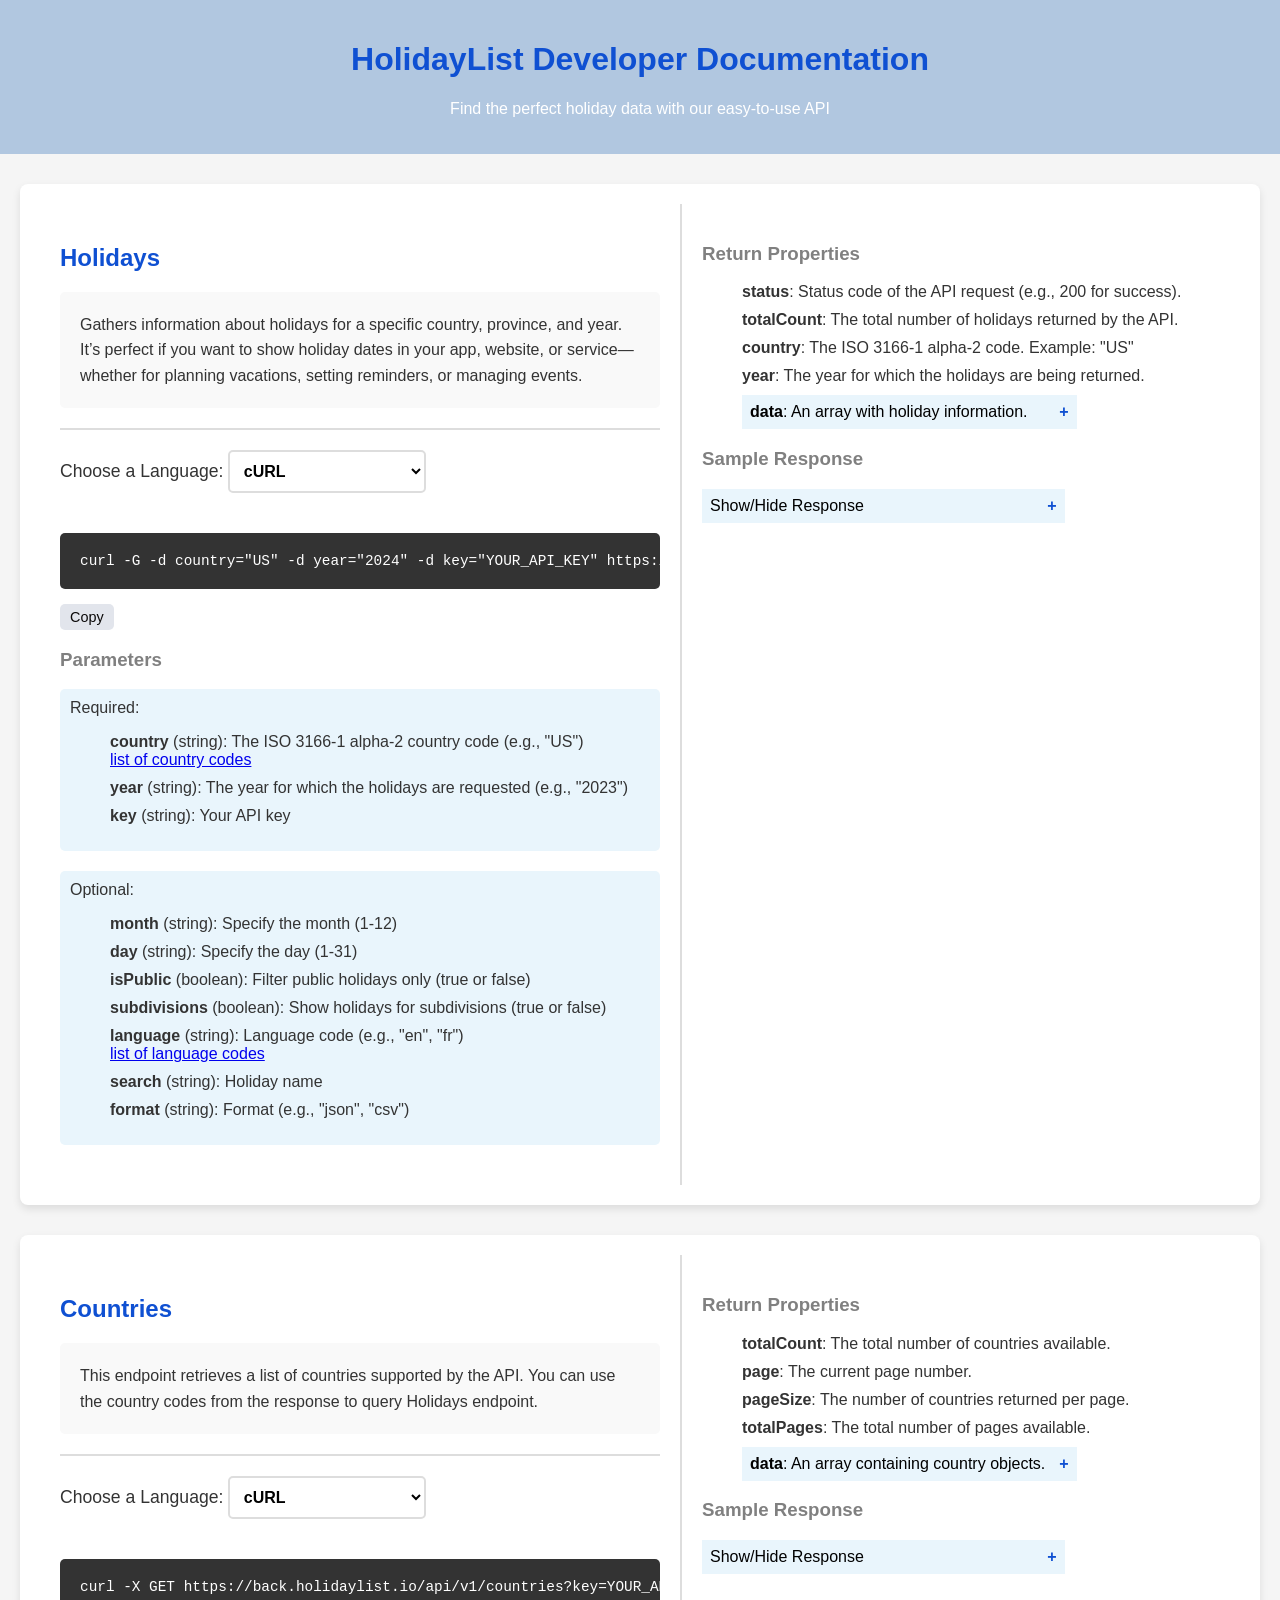
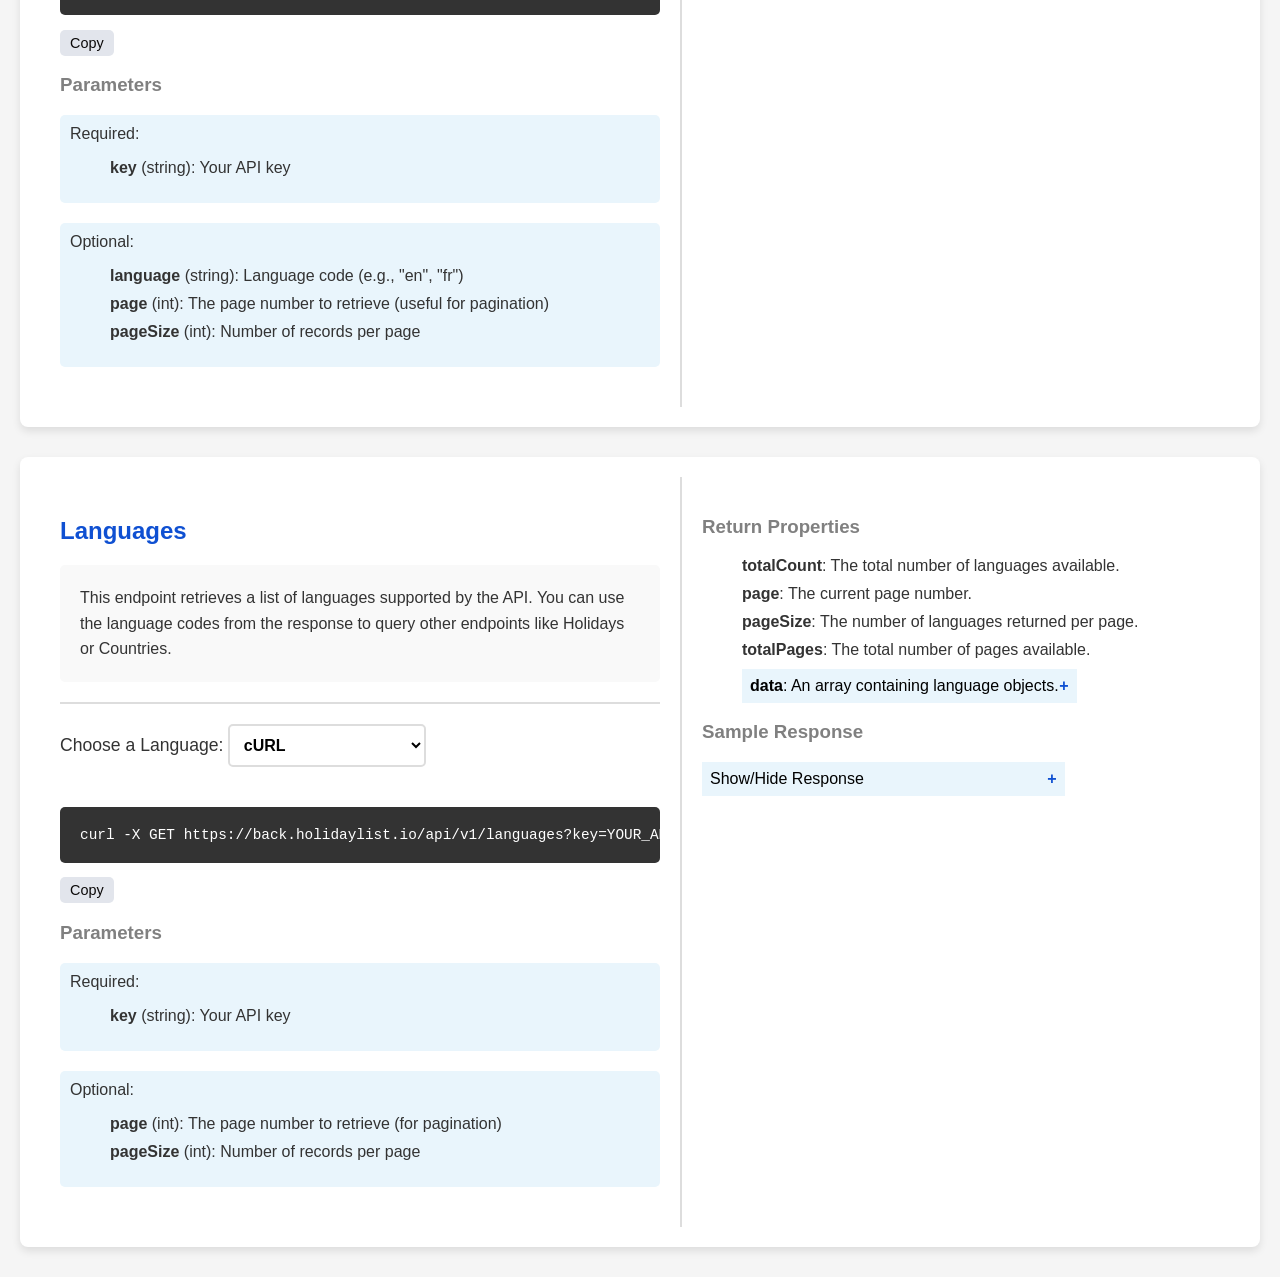
<file: index.html>
<!DOCTYPE html>
<html lang="en">
<head>
    <meta charset="UTF-8">
    <meta name="viewport" content="width=device-width, initial-scale=1.0">
    <title>API Developer Documentation</title>
    <link rel="stylesheet" href="styles.css">
    
</head>
<body>

<header>
    <h1>HolidayList Developer Documentation</h1>
    <p>Find the perfect holiday data with our easy-to-use API</p>
</header>

<div class="container">
    <!-- Left Section: Code Example and Parameters -->
    <div class="left-section">
        <h2>Holidays</h2>
        <div style="font-family: 'Helvetica Neue', Arial, sans-serif; padding: 20px; background-color: #f9f9f9; border-radius: 5px; line-height: 1.6; color: #333;">
            Gathers information about holidays for a specific country, province, and year. It’s perfect if you want to show holiday dates in your app, website, or service—whether for planning vacations, setting reminders, or managing events.
        </div>
        <hr style="border: 1px solid #ddd; margin: 20px 0;">
        
        <div class="dropdown-container">
            <label for="holidays-language">Choose a Language:</label>
            <select id="holidays-language">
                <option value="curl">cURL</option>
                <option value="go">Go</option>
                <option value="python">Python</option>
                <option value="javascript">JavaScript (Node.js)</option>
                <option value="php">PHP</option>
                <option value="ruby">Ruby</option>
            </select>
        
        </div>

        <pre id="holidays-codeBlock">Sample code will appear here...</pre>
        <button class="copy-btn" data-target="holidays-codeBlock">Copy</button>
        


        <h3>Parameters</h3>
        <div class="required">
            Required:
            <ul style="list-style-type: none">
                <li style="margin-bottom: 10px;"><strong>country</strong> (string): The ISO 3166-1 alpha-2 country code (e.g., "US") <br>
                    <a href="https://en.wikipedia.org/wiki/List_of_ISO_3166_country_codes" target="_blank">list of country codes</a>
                </li style="margin-bottom: 10px;">
                <li style="margin-bottom: 10px;"><strong>year</strong> (string): The year for which the holidays are requested (e.g., "2023")</li>
                <li style="margin-bottom: 10px;"><strong>key</strong> (string): Your API key</li>
            </ul>
        </div>
        <div class="optional">
            Optional:
            <ul style="list-style-type: none;">
                <li style="margin-bottom: 10px;"><strong>month</strong> (string): Specify the month (1-12)</li>
                <li style="margin-bottom: 10px;"><strong>day</strong> (string): Specify the day (1-31)</li>
                <li style="margin-bottom: 10px;"><strong>isPublic</strong> (boolean): Filter public holidays only (true or false)</li>
                <li style="margin-bottom: 10px;"><strong>subdivisions</strong> (boolean): Show holidays for subdivisions (true or false)</li>
                <li style="margin-bottom: 10px;"><strong>language</strong> (string): Language code (e.g., "en", "fr") <br>
                    <a href="https://en.wikipedia.org/wiki/List_of_ISO_639-1_codes" target="_blank">list of language codes</a>
                </li>
                <li style="margin-bottom: 10px;"><strong>search</strong> (string): Holiday name</li>
                <li><strong>format</strong> (string): Format (e.g., "json", "csv")</li>
            </ul>
            
        </div>
    </div>

    <!-- Right Section: Return Properties and Response -->
    <div class="right-section">
        <h3>Return Properties</h3>
<ul style="list-style-type: none;">
    <li style="margin-bottom: 10px;"><strong>status</strong>: Status code of the API request (e.g., 200 for success).</li>
    <li style="margin-bottom: 10px;"><strong>totalCount</strong>: The total number of holidays returned by the API.</li>
    <li style="margin-bottom: 10px;"><strong>country</strong>: The ISO 3166-1 alpha-2 code. Example: "US"</li>
    <li style="margin-bottom: 10px;"><strong>year</strong>: The year for which the holidays are being returned.</li>
    <!-- <li><strong>data</strong>: An array containing individual holiday objects, each representing a specific holiday.</li> -->
    
    <!-- Collapsible for HolidayDto -->
    <li style="margin-bottom: 10px;"><button class="collapsible"><strong>data</strong>: An array with holiday information.</button>
        <div class="collapsible-content">
            <ul style="list-style-type: none;">
                <li style="margin-bottom: 10px;"><strong>name</strong>: The name of the holiday (e.g., "New Year").</li>
                <li style="margin-bottom: 10px;"><strong>description</strong>: A description of the holiday.</li>
                <li style="margin-bottom: 10px;"><strong>date</strong>: The official date of the holiday.</li>
                <li style="margin-bottom: 10px;"><strong>observed</strong>: The date when the holiday is observed (e.g., if the holiday falls on a weekend, it may be observed on a different date).</li>
                <li style="margin-bottom: 10px;"><strong>isPublic</strong>: A value of True means it is a public holiday.</li>

                <!-- Collapsible for CountryDto -->
                <li style="margin-bottom: 10px;"><button class="collapsible"><strong>country</strong></button>
                    <div class="collapsible-content">
                        <ul style="list-style-type: none;">
                            <li style="margin-bottom: 10px;"><strong>code</strong>: The ISO code. Example: "US"</li>
                            <li style="margin-bottom: 10px;"><strong>name</strong>: The full name of the country.</li>
                            <li style="margin-bottom: 10px;"><strong>flag</strong>: A URL link to the country's flag.</li>
                        </ul>
                    </div>
                </li style="margin-bottom: 10px;">

                <!-- Collapsible for HolidayWeekdayDto -->
                <li style="margin-bottom: 10px;"><button class="collapsible"><strong>weekday</strong></button>
                    <div>
                        <ul style="list-style-type: none;">
                            <li style="margin-bottom: 10px;"><strong>date</strong> (Holiday Date)
                                <div>
                                    <ul style="list-style-type: none;">
                                        <li style="margin-bottom: 10px; margin-top: 10px; margin-top: 10px;"><strong>name</strong>: Example: Monday</li>
                                        <li style="margin-bottom: 10px;"><strong>numeric</strong>: Example: 1 for Monday. </li>
                                    </ul>
                                </div>
                            </li>
                            <li style="margin-bottom: 10px;"><strong>observed</strong> (Observed Date)
                                <div>
                                    <ul style="list-style-type: none; margin-bottom: 10px;">
                                        <li style="margin-bottom: 10px;"><strong>name</strong>: The name of the weekday on which the holiday is observed. Example: Monday</li>
                                        <li style="margin-bottom: 10px;"><strong>numeric</strong>: Example: 1 for Monday.</li>
                                    </ul>
                                </div>
                            </li>
                        </ul>
                    </div>
                </li>
            </ul>
        </div>
    </li>
</ul style="list-style-type: none;">


        <h3>Sample Response</h3>
        <button class="collapsible">Show/Hide Response</button>
        <div class="collapsible-content">
            <pre>{
"status": 200,
"totalCount": 1,
"country": "US",
"year": 2024,
"data": [
    {
    "name": "Holiday",
    "description": "Holiday description",
    "date": "28",
    "observed": "28",
    "isPublic": true,
    "country": {
        "code": "US",
        "name": "United States",
        "flag": "https://flagsapi.com/US/flat/64.png"
    },
    "weekday": {
        "date": {
        "name": "Monday",
        "numeric": 1
        },
        "observed": {
        "name": "Monday",
        "numeric": 1
        }
      }
    }
  ]
}
              </pre>
        </div>
    </div>
</div>
<div class="container">
    <!-- Left Section: Code Example and Parameters for Countries -->
    <div class="left-section">
        <h2>Countries</h2>
        <div style="font-family: 'Helvetica Neue', Arial, sans-serif; padding: 20px; background-color: #f9f9f9; border-radius: 5px; line-height: 1.6; color: #333;">
            This endpoint retrieves a list of countries supported by the API. You can use the country codes from the response to query Holidays endpoint.
        </div>
        <hr style="border: 1px solid #ddd; margin: 20px 0;">
        
        <div class="dropdown-container">
            <label for="countries-language">Choose a Language:</label>
            <select id="countries-language">
                <option value="curl">cURL</option>
                <option value="go">Go</option>
                <option value="python">Python</option>
                <option value="javascript">JavaScript (Node.js)</option>
                <option value="php">PHP</option>
                <option value="ruby">Ruby</option>
            </select>
        </div>

        <pre id="countries-codeBlock">Sample code will appear here...</pre>
        <button class="copy-btn" data-target="countries-codeBlock">Copy</button>

        <h3>Parameters</h3>
        <div class="required">
            Required:
            <ul style="list-style-type: none">
                <li style="margin-bottom: 10px;"><strong>key</strong> (string): Your API key</li>
            </ul>
        </div>
        <div class="optional">
            Optional:
            <ul style="list-style-type: none;">
                <li style="margin-bottom: 10px;"><strong>language</strong> (string): Language code (e.g., "en", "fr")</li>
                <li style="margin-bottom: 10px;"><strong>page</strong> (int): The page number to retrieve (useful for pagination)</li>
                <li style="margin-bottom: 10px;"><strong>pageSize</strong> (int): Number of records per page</li>
            </ul>
        </div>
    </div>

    <!-- Right Section: Return Properties and Response -->
    <div class="right-section">
        <h3>Return Properties</h3>
        <ul style="list-style-type: none;">
            <li style="margin-bottom: 10px;"><strong>totalCount</strong>: The total number of countries available.</li>
            <li style="margin-bottom: 10px;"><strong>page</strong>: The current page number.</li>
            <li style="margin-bottom: 10px;"><strong>pageSize</strong>: The number of countries returned per page.</li>
            <li style="margin-bottom: 10px;"><strong>totalPages</strong>: The total number of pages available.</li>
            <li style="margin-bottom: 10px;"><button class="collapsible"><strong>data</strong>: An array containing country objects.</button>
                <div class="collapsible-content">
                    <ul style="list-style-type: none;">
                        <li style="margin-bottom: 10px;"><strong>code</strong>: ISO country code (e.g., "US").</li>
                        <li style="margin-bottom: 10px;"><strong>name</strong>: The full name of the country (e.g., "United States").</li>
                        <li style="margin-bottom: 10px;"><strong>weekend</strong>: Days of the weekend (e.g., "Sunday").</li>
                        <li style="margin-bottom: 10px;"><button class="collapsible"><strong>codes</strong>: Additional ISO codes</button>
                            <div class="collapsible-content">
                                <ul style="list-style-type: none;">
                                    <li style="margin-bottom: 10px;"><strong>alpha_2</strong>: Two-letter ISO code.</li>
                                    <li style="margin-bottom: 10px;"><strong>alpha_3</strong>: Three-letter ISO code.</li>
                                    <li style="margin-bottom: 10px;"><strong>numeric</strong>: Numeric ISO code.</li>
                                </ul>
                            </div>
                        </li>
                        <li style="margin-bottom: 10px;"><strong>languages</strong>: A list of official languages spoken in the country.</li>
                        <li style="margin-bottom: 10px;"><strong>currencies</strong>: The currency used in the country (e.g., "USD").</li>
                        <li style="margin-bottom: 10px;"><strong>flag</strong>: A URL pointing to the country’s flag.</li>
                        <li style="margin-bottom: 10px;"><strong>subdivisions</strong>: Information about the country’s states and provinces.</li>
                    </ul>
                </div>
            </li>
        </ul>

        <h3>Sample Response</h3>
        <button class="collapsible">Show/Hide Response</button>
        <div class="collapsible-content">
            <pre>{
  "totalCount": 99,
  "page": 1,
  "pageSize": 20,
  "totalPages": 5,
  "data": [
    {
      "code": "US",
      "name": "United States",
      "weekend": [
        {
          "numeric": 1,
          "name": "Sunday"
        }
      ],
      "codes": {
        "alpha_2": "US",
        "alpha_3": "USA",
        "numeric": 840
      },
      "languages": [
        {
          "code": "en-us",
          "name": "English"
        }
      ],
      "currencies": [
        {
          "alpha": "USD",
          "name": "United States Dollar"
        }
      ],
      "flag": "https://flagsapi.com/US/flat/64.png",
      "subdivisions": [
        {
          "code": "US-AK",
          "name": "United States",
          "languages": [
            "en",
            "es"
          ]
        }
      ]
    }
  ]
}</pre>
        </div>
    </div>
</div>
<div class="container">
    <!-- Left Section: Code Example and Parameters for Languages -->
    <div class="left-section">
        <h2>Languages</h2>
        <div style="font-family: 'Helvetica Neue', Arial, sans-serif; padding: 20px; background-color: #f9f9f9; border-radius: 5px; line-height: 1.6; color: #333;">
            This endpoint retrieves a list of languages supported by the API. You can use the language codes from the response to query other endpoints like Holidays or Countries.
        </div>
        <hr style="border: 1px solid #ddd; margin: 20px 0;">
        
        <div class="dropdown-container">
            <label for="languages-language">Choose a Language:</label>
            <select id="languages-language">
                <option value="curl">cURL</option>
                <option value="go">Go</option>
                <option value="python">Python</option>
                <option value="javascript">JavaScript (Node.js)</option>
                <option value="php">PHP</option>
                <option value="ruby">Ruby</option>
            </select>
        </div>

        <pre id="languages-codeBlock">Sample code will appear here...</pre>
        <button class="copy-btn" data-target="languages-codeBlock">Copy</button>

        <h3>Parameters</h3>
        <div class="required">
            Required:
            <ul style="list-style-type: none">
                <li style="margin-bottom: 10px;"><strong>key</strong> (string): Your API key</li>
            </ul>
        </div>
        <div class="optional">
            Optional:
            <ul style="list-style-type: none;">
                <li style="margin-bottom: 10px;"><strong>page</strong> (int): The page number to retrieve (for pagination)</li>
                <li style="margin-bottom: 10px;"><strong>pageSize</strong> (int): Number of records per page</li>
            </ul>
        </div>
    </div>

    <!-- Right Section: Return Properties and Response -->
    <div class="right-section">
        <h3>Return Properties</h3>
        <ul style="list-style-type: none;">
            <li style="margin-bottom: 10px;"><strong>totalCount</strong>: The total number of languages available.</li>
            <li style="margin-bottom: 10px;"><strong>page</strong>: The current page number.</li>
            <li style="margin-bottom: 10px;"><strong>pageSize</strong>: The number of languages returned per page.</li>
            <li style="margin-bottom: 10px;"><strong>totalPages</strong>: The total number of pages available.</li>
            <li style="margin-bottom: 10px;"><button class="collapsible"><strong>data</strong>: An array containing language objects.</button>
                <div class="collapsible-content">
                    <ul style="list-style-type: none;">
                        <li style="margin-bottom: 10px;"><strong>code</strong>: Language code (e.g., "en").</li>
                        <li style="margin-bottom: 10px;"><strong>name</strong>: Full name of the language (e.g., "English").</li>
                    </ul>
                </div>
            </li>
        </ul>

        <h3>Sample Response</h3>
        <button class="collapsible">Show/Hide Response</button>
        <div class="collapsible-content">
            <pre>{
  "totalCount": 12,
  "page": 1,
  "pageSize": 20,
  "totalPages": 1,
  "data": [
    {
      "code": "en",
      "name": "English"
    },
    {
      "code": "es",
      "name": "Spanish"
    }
  ]
}</pre>
        </div>
    </div>
</div>

<!-- <script>
    const codeExamples = {
        "holidays": {
            "curl": `curl -G -d country="US" -d year="2024" -d key="YOUR_API_KEY" https://back.holidaylist.io/api/v1/holidays`,
            "go": `package main
import ("github.com/feelgd777/holidaylist-go")
func main() {
    api := holidaylist.NewAPI("YOUR_API_KEY")
    holidays, _ := api.GetHolidays(map[string]interface{}{
        "country": "US",
        "year": 2023,
    })`,
            "python": `import requests
url = "https://back.holidaylist.io/v1/holidays"
params = {"country": "US", "year": "2023", "key": "YOUR_API_KEY"}
response = requests.get(url, params=params)
print(response.json())`
        },
        "countries": {
            "curl": `curl -X GET https://back.holidaylist.io/api/v1/countries?key=YOUR_API_KEY`,
            "go": `package main
import ("github.com/feelgd777/holidaylist-go")
func main() {
    api := holidaylist.NewAPI("YOUR_API_KEY")
    countries, _ := api.GetCountries()`,
            "python": `import requests
url = "https://back.holidaylist.io/api/v1/countries"
params = {"key": "YOUR_API_KEY"}
response = requests.get(url, params=params)
print(response.json())`
        },
        "languages": {
            "curl": `curl -X GET https://back.holidaylist.io/api/v1/languages?key=YOUR_API_KEY`,
            "go": `package main
import ("github.com/feelgd777/holidaylist-go")
func main() {
    api := holidaylist.NewAPI("YOUR_API_KEY")
    languages, _ := api.GetLanguages()`,
            "python": `import requests
url = "https://back.holidaylist.io/api/v1/languages"
params = {"key": "YOUR_API_KEY"}
response = requests.get(url, params=params)
print(response.json())`
        }
    };

    function updateCodeBlock(endpoint) {
        const selectedLanguage = document.getElementById('language').value;
        document.getElementById('codeBlock').textContent = codeExamples[endpoint][selectedLanguage];
    }

    document.getElementById('language').addEventListener('change', function() {
        const selectedEndpoint = document.querySelector('.left-section h2').textContent.toLowerCase(); // Ensure case matches
        updateCodeBlock(selectedEndpoint);
    });

    // Set default code for holidays
    updateCodeBlock("holidays");

    // Collapsible sections functionality
    var coll = document.getElementsByClassName("collapsible");
    for (var i = 0; i < coll.length; i++) {
        coll[i].addEventListener("click", function() {
            this.classList.toggle("active");
            var content = this.nextElementSibling;
            if (content.style.display === "block") {
                content.style.display = "none";
            } else {
                content.style.display = "block";
            }
        });
    }

    document.querySelector('.copy-btn').addEventListener('click', function() {
        const codeBlock = document.getElementById('codeBlock').textContent;
        navigator.clipboard.writeText(codeBlock).catch(err => {
            console.error('Failed to copy: ', err);
        });
    });
</script> -->
<script src="api_code_examples.js"></script>

</body>
</html>
</file>
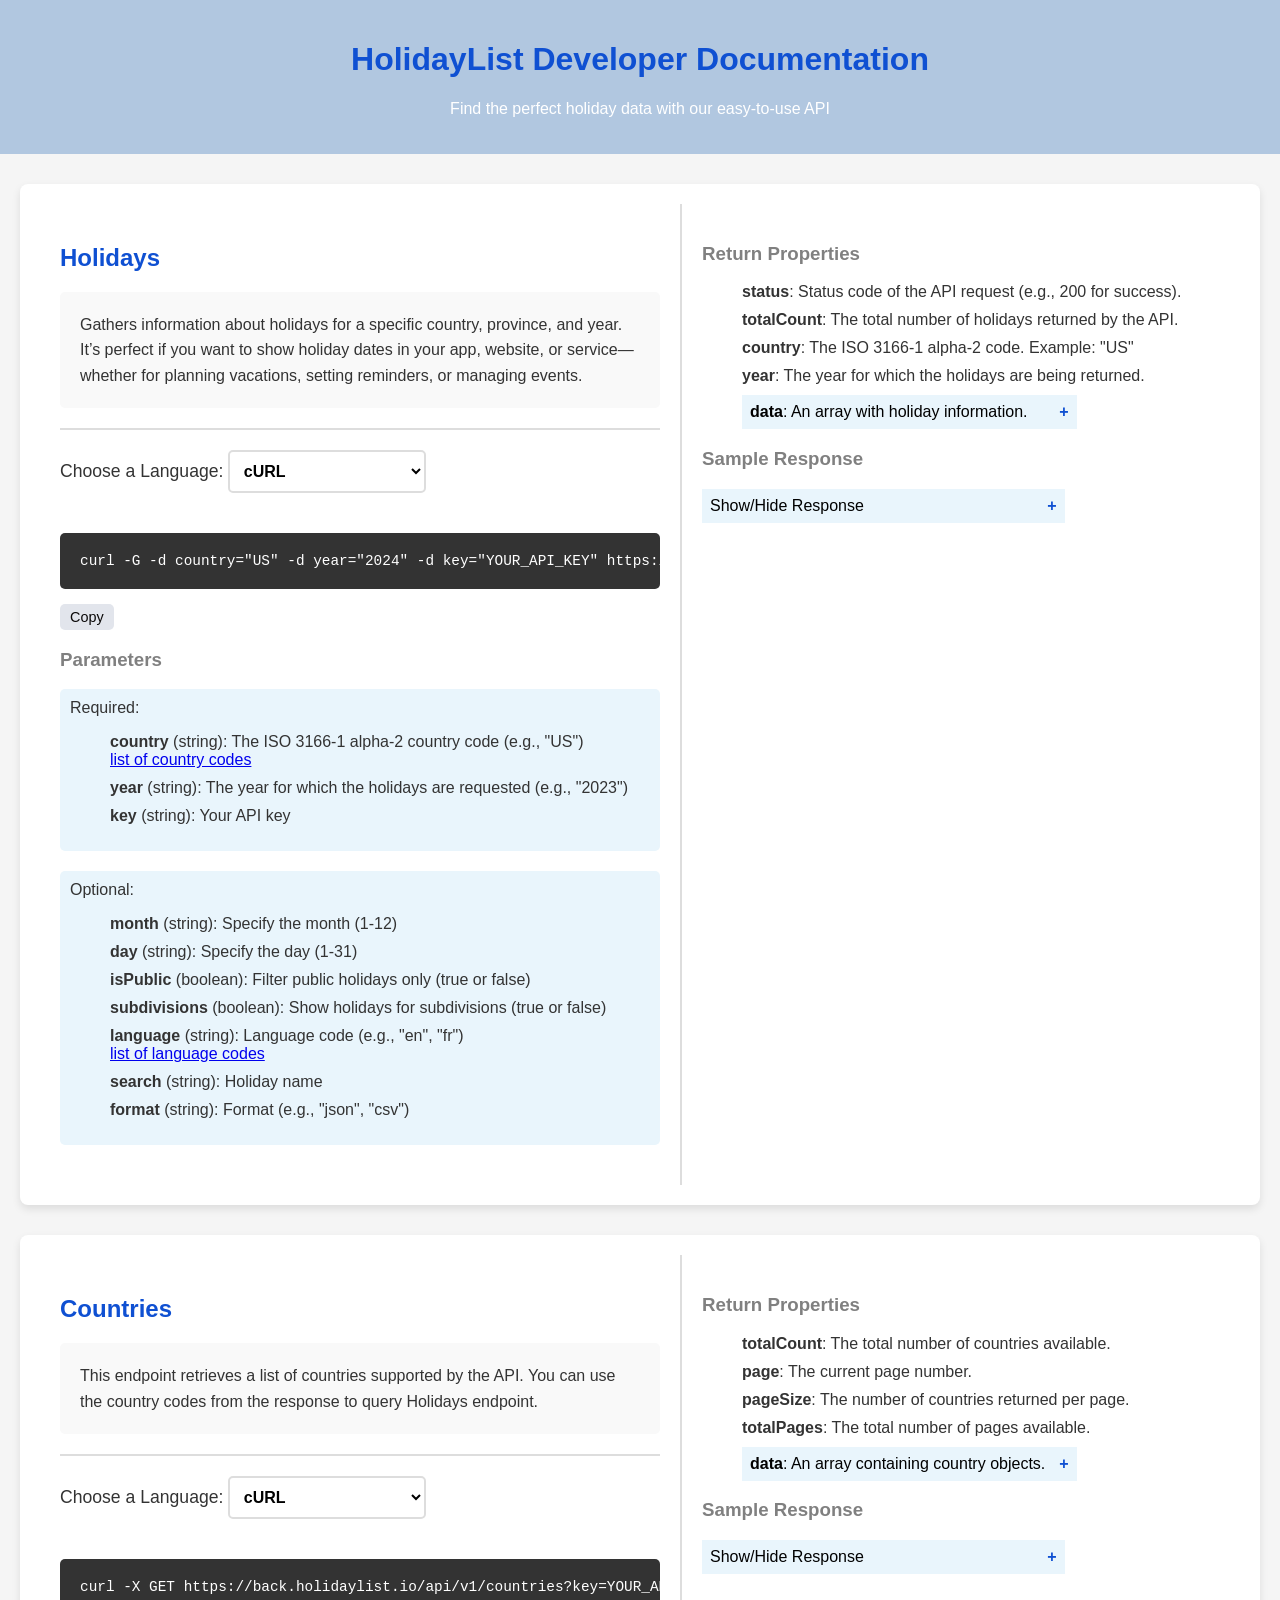
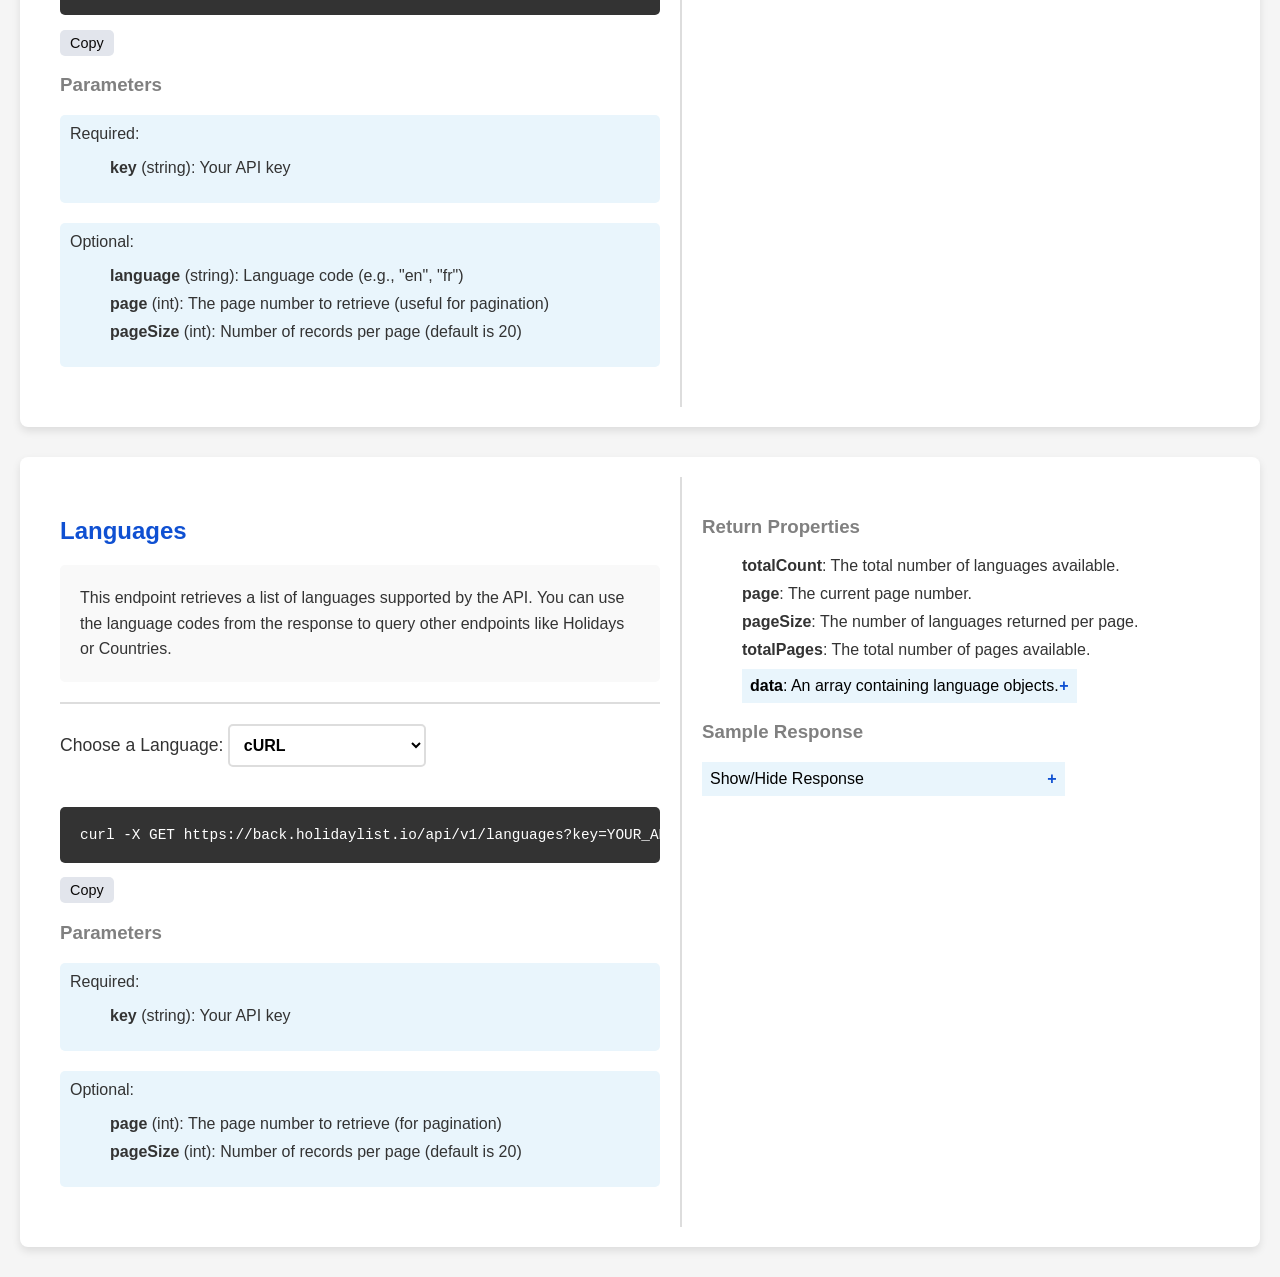
<file: HolidayListAPI_Documentation.html>
<!DOCTYPE html>
<html lang="en">
<head>
    <meta charset="UTF-8">
    <meta name="viewport" content="width=device-width, initial-scale=1.0">
    <title>API Developer Documentation</title>
    <link rel="stylesheet" href="styles.css">
    
</head>
<body>

<header>
    <h1>HolidayList Developer Documentation</h1>
    <p>Find the perfect holiday data with our easy-to-use API</p>
</header>

<div class="container">
    <!-- Left Section: Code Example and Parameters -->
    <div class="left-section">
        <h2>Holidays</h2>
        <div style="font-family: 'Helvetica Neue', Arial, sans-serif; padding: 20px; background-color: #f9f9f9; border-radius: 5px; line-height: 1.6; color: #333;">
            Gathers information about holidays for a specific country, province, and year. It’s perfect if you want to show holiday dates in your app, website, or service—whether for planning vacations, setting reminders, or managing events.
        </div>
        <hr style="border: 1px solid #ddd; margin: 20px 0;">
        
        <div class="dropdown-container">
            <label for="holidays-language">Choose a Language:</label>
            <select id="holidays-language">
                <option value="curl">cURL</option>
                <option value="go">Go</option>
                <option value="python">Python</option>
                <option value="javascript">JavaScript (Node.js)</option>
                <option value="php">PHP</option>
                <option value="ruby">Ruby</option>
            </select>
        
        </div>

        <pre id="holidays-codeBlock">Sample code will appear here...</pre>
        <button class="copy-btn" data-target="holidays-codeBlock">Copy</button>
        


        <h3>Parameters</h3>
        <div class="required">
            Required:
            <ul style="list-style-type: none">
                <li style="margin-bottom: 10px;"><strong>country</strong> (string): The ISO 3166-1 alpha-2 country code (e.g., "US") <br>
                    <a href="https://en.wikipedia.org/wiki/List_of_ISO_3166_country_codes" target="_blank">list of country codes</a>
                </li style="margin-bottom: 10px;">
                <li style="margin-bottom: 10px;"><strong>year</strong> (string): The year for which the holidays are requested (e.g., "2023")</li>
                <li style="margin-bottom: 10px;"><strong>key</strong> (string): Your API key</li>
            </ul>
        </div>
        <div class="optional">
            Optional:
            <ul style="list-style-type: none;">
                <li style="margin-bottom: 10px;"><strong>month</strong> (string): Specify the month (1-12)</li>
                <li style="margin-bottom: 10px;"><strong>day</strong> (string): Specify the day (1-31)</li>
                <li style="margin-bottom: 10px;"><strong>isPublic</strong> (boolean): Filter public holidays only (true or false)</li>
                <li style="margin-bottom: 10px;"><strong>subdivisions</strong> (boolean): Show holidays for subdivisions (true or false)</li>
                <li style="margin-bottom: 10px;"><strong>language</strong> (string): Language code (e.g., "en", "fr") <br>
                    <a href="https://en.wikipedia.org/wiki/List_of_ISO_639-1_codes" target="_blank">list of language codes</a>
                </li>
                <li style="margin-bottom: 10px;"><strong>search</strong> (string): Holiday name</li>
                <li><strong>format</strong> (string): Format (e.g., "json", "csv")</li>
            </ul>
            
        </div>
    </div>

    <!-- Right Section: Return Properties and Response -->
    <div class="right-section">
        <h3>Return Properties</h3>
<ul style="list-style-type: none;">
    <li style="margin-bottom: 10px;"><strong>status</strong>: Status code of the API request (e.g., 200 for success).</li>
    <li style="margin-bottom: 10px;"><strong>totalCount</strong>: The total number of holidays returned by the API.</li>
    <li style="margin-bottom: 10px;"><strong>country</strong>: The ISO 3166-1 alpha-2 code. Example: "US"</li>
    <li style="margin-bottom: 10px;"><strong>year</strong>: The year for which the holidays are being returned.</li>
    <!-- <li><strong>data</strong>: An array containing individual holiday objects, each representing a specific holiday.</li> -->
    
    <!-- Collapsible for HolidayDto -->
    <li style="margin-bottom: 10px;"><button class="collapsible"><strong>data</strong>: An array with holiday information.</button>
        <div class="collapsible-content">
            <ul style="list-style-type: none;">
                <li style="margin-bottom: 10px;"><strong>name</strong>: The name of the holiday (e.g., "New Year").</li>
                <li style="margin-bottom: 10px;"><strong>description</strong>: A description of the holiday.</li>
                <li style="margin-bottom: 10px;"><strong>date</strong>: The official date of the holiday.</li>
                <li style="margin-bottom: 10px;"><strong>observed</strong>: The date when the holiday is observed (e.g., if the holiday falls on a weekend, it may be observed on a different date).</li>
                <li style="margin-bottom: 10px;"><strong>isPublic</strong>: A value of True means it is a public holiday.</li>

                <!-- Collapsible for CountryDto -->
                <li style="margin-bottom: 10px;"><button class="collapsible"><strong>country</strong></button>
                    <div class="collapsible-content">
                        <ul style="list-style-type: none;">
                            <li style="margin-bottom: 10px;"><strong>code</strong>: The ISO code. Example: "US"</li>
                            <li style="margin-bottom: 10px;"><strong>name</strong>: The full name of the country.</li>
                            <li style="margin-bottom: 10px;"><strong>flag</strong>: A URL link to the country's flag.</li>
                        </ul>
                    </div>
                </li style="margin-bottom: 10px;">

                <!-- Collapsible for HolidayWeekdayDto -->
                <li style="margin-bottom: 10px;"><button class="collapsible"><strong>weekday</strong></button>
                    <div>
                        <ul style="list-style-type: none;">
                            <li style="margin-bottom: 10px;"><strong>date</strong> (Holiday Date)
                                <div>
                                    <ul style="list-style-type: none;">
                                        <li style="margin-bottom: 10px; margin-top: 10px; margin-top: 10px;"><strong>name</strong>: Example: Monday</li>
                                        <li style="margin-bottom: 10px;"><strong>numeric</strong>: Example: 1 for Monday. </li>
                                    </ul>
                                </div>
                            </li>
                            <li style="margin-bottom: 10px;"><strong>observed</strong> (Observed Date)
                                <div>
                                    <ul style="list-style-type: none; margin-bottom: 10px;">
                                        <li style="margin-bottom: 10px;"><strong>name</strong>: The name of the weekday on which the holiday is observed. Example: Monday</li>
                                        <li style="margin-bottom: 10px;"><strong>numeric</strong>: Example: 1 for Monday.</li>
                                    </ul>
                                </div>
                            </li>
                        </ul>
                    </div>
                </li>
            </ul>
        </div>
    </li>
</ul style="list-style-type: none;">


        <h3>Sample Response</h3>
        <button class="collapsible">Show/Hide Response</button>
        <div class="collapsible-content">
            <pre>{
"status": 200,
"totalCount": 1,
"country": "US",
"year": 2024,
"data": [
    {
    "name": "Holiday",
    "description": "Holiday description",
    "date": "28",
    "observed": "28",
    "isPublic": true,
    "country": {
        "code": "US",
        "name": "United States",
        "flag": "https://flagsapi.com/US/flat/64.png"
    },
    "weekday": {
        "date": {
        "name": "Monday",
        "numeric": 1
        },
        "observed": {
        "name": "Monday",
        "numeric": 1
        }
      }
    }
  ]
}
              </pre>
        </div>
    </div>
</div>
<div class="container">
    <!-- Left Section: Code Example and Parameters for Countries -->
    <div class="left-section">
        <h2>Countries</h2>
        <div style="font-family: 'Helvetica Neue', Arial, sans-serif; padding: 20px; background-color: #f9f9f9; border-radius: 5px; line-height: 1.6; color: #333;">
            This endpoint retrieves a list of countries supported by the API. You can use the country codes from the response to query Holidays endpoint.
        </div>
        <hr style="border: 1px solid #ddd; margin: 20px 0;">
        
        <div class="dropdown-container">
            <label for="countries-language">Choose a Language:</label>
            <select id="countries-language">
                <option value="curl">cURL</option>
                <option value="go">Go</option>
                <option value="python">Python</option>
                <option value="javascript">JavaScript (Node.js)</option>
                <option value="php">PHP</option>
                <option value="ruby">Ruby</option>
            </select>
        </div>

        <pre id="countries-codeBlock">Sample code will appear here...</pre>
        <button class="copy-btn" data-target="countries-codeBlock">Copy</button>

        <h3>Parameters</h3>
        <div class="required">
            Required:
            <ul style="list-style-type: none">
                <li style="margin-bottom: 10px;"><strong>key</strong> (string): Your API key</li>
            </ul>
        </div>
        <div class="optional">
            Optional:
            <ul style="list-style-type: none;">
                <li style="margin-bottom: 10px;"><strong>language</strong> (string): Language code (e.g., "en", "fr")</li>
                <li style="margin-bottom: 10px;"><strong>page</strong> (int): The page number to retrieve (useful for pagination)</li>
                <li style="margin-bottom: 10px;"><strong>pageSize</strong> (int): Number of records per page (default is 20)</li>
            </ul>
        </div>
    </div>

    <!-- Right Section: Return Properties and Response -->
    <div class="right-section">
        <h3>Return Properties</h3>
        <ul style="list-style-type: none;">
            <li style="margin-bottom: 10px;"><strong>totalCount</strong>: The total number of countries available.</li>
            <li style="margin-bottom: 10px;"><strong>page</strong>: The current page number.</li>
            <li style="margin-bottom: 10px;"><strong>pageSize</strong>: The number of countries returned per page.</li>
            <li style="margin-bottom: 10px;"><strong>totalPages</strong>: The total number of pages available.</li>
            <li style="margin-bottom: 10px;"><button class="collapsible"><strong>data</strong>: An array containing country objects.</button>
                <div class="collapsible-content">
                    <ul style="list-style-type: none;">
                        <li style="margin-bottom: 10px;"><strong>code</strong>: ISO country code (e.g., "US").</li>
                        <li style="margin-bottom: 10px;"><strong>name</strong>: The full name of the country (e.g., "United States").</li>
                        <li style="margin-bottom: 10px;"><strong>weekend</strong>: Days of the weekend (e.g., "Sunday").</li>
                        <li style="margin-bottom: 10px;"><button class="collapsible"><strong>codes</strong>: Additional ISO codes</button>
                            <div class="collapsible-content">
                                <ul style="list-style-type: none;">
                                    <li style="margin-bottom: 10px;"><strong>alpha_2</strong>: Two-letter ISO code.</li>
                                    <li style="margin-bottom: 10px;"><strong>alpha_3</strong>: Three-letter ISO code.</li>
                                    <li style="margin-bottom: 10px;"><strong>numeric</strong>: Numeric ISO code.</li>
                                </ul>
                            </div>
                        </li>
                        <li style="margin-bottom: 10px;"><strong>languages</strong>: A list of official languages spoken in the country.</li>
                        <li style="margin-bottom: 10px;"><strong>currencies</strong>: The currency used in the country (e.g., "USD").</li>
                        <li style="margin-bottom: 10px;"><strong>flag</strong>: A URL pointing to the country’s flag.</li>
                        <li style="margin-bottom: 10px;"><strong>subdivisions</strong>: Information about the country’s states and provinces.</li>
                    </ul>
                </div>
            </li>
        </ul>

        <h3>Sample Response</h3>
        <button class="collapsible">Show/Hide Response</button>
        <div class="collapsible-content">
            <pre>{
  "totalCount": 99,
  "page": 1,
  "pageSize": 20,
  "totalPages": 5,
  "data": [
    {
      "code": "US",
      "name": "United States",
      "weekend": [
        {
          "numeric": 1,
          "name": "Sunday"
        }
      ],
      "codes": {
        "alpha_2": "US",
        "alpha_3": "USA",
        "numeric": 840
      },
      "languages": [
        {
          "code": "en-us",
          "name": "English"
        }
      ],
      "currencies": [
        {
          "alpha": "USD",
          "name": "United States Dollar"
        }
      ],
      "flag": "https://flagsapi.com/US/flat/64.png",
      "subdivisions": [
        {
          "code": "US-AK",
          "name": "United States",
          "languages": [
            "en",
            "es"
          ]
        }
      ]
    }
  ]
}</pre>
        </div>
    </div>
</div>
<div class="container">
    <!-- Left Section: Code Example and Parameters for Languages -->
    <div class="left-section">
        <h2>Languages</h2>
        <div style="font-family: 'Helvetica Neue', Arial, sans-serif; padding: 20px; background-color: #f9f9f9; border-radius: 5px; line-height: 1.6; color: #333;">
            This endpoint retrieves a list of languages supported by the API. You can use the language codes from the response to query other endpoints like Holidays or Countries.
        </div>
        <hr style="border: 1px solid #ddd; margin: 20px 0;">
        
        <div class="dropdown-container">
            <label for="languages-language">Choose a Language:</label>
            <select id="languages-language">
                <option value="curl">cURL</option>
                <option value="go">Go</option>
                <option value="python">Python</option>
                <option value="javascript">JavaScript (Node.js)</option>
                <option value="php">PHP</option>
                <option value="ruby">Ruby</option>
            </select>
        </div>

        <pre id="languages-codeBlock">Sample code will appear here...</pre>
        <button class="copy-btn" data-target="languages-codeBlock">Copy</button>

        <h3>Parameters</h3>
        <div class="required">
            Required:
            <ul style="list-style-type: none">
                <li style="margin-bottom: 10px;"><strong>key</strong> (string): Your API key</li>
            </ul>
        </div>
        <div class="optional">
            Optional:
            <ul style="list-style-type: none;">
                <li style="margin-bottom: 10px;"><strong>page</strong> (int): The page number to retrieve (for pagination)</li>
                <li style="margin-bottom: 10px;"><strong>pageSize</strong> (int): Number of records per page (default is 20)</li>
            </ul>
        </div>
    </div>

    <!-- Right Section: Return Properties and Response -->
    <div class="right-section">
        <h3>Return Properties</h3>
        <ul style="list-style-type: none;">
            <li style="margin-bottom: 10px;"><strong>totalCount</strong>: The total number of languages available.</li>
            <li style="margin-bottom: 10px;"><strong>page</strong>: The current page number.</li>
            <li style="margin-bottom: 10px;"><strong>pageSize</strong>: The number of languages returned per page.</li>
            <li style="margin-bottom: 10px;"><strong>totalPages</strong>: The total number of pages available.</li>
            <li style="margin-bottom: 10px;"><button class="collapsible"><strong>data</strong>: An array containing language objects.</button>
                <div class="collapsible-content">
                    <ul style="list-style-type: none;">
                        <li style="margin-bottom: 10px;"><strong>code</strong>: Language code (e.g., "en").</li>
                        <li style="margin-bottom: 10px;"><strong>name</strong>: Full name of the language (e.g., "English").</li>
                    </ul>
                </div>
            </li>
        </ul>

        <h3>Sample Response</h3>
        <button class="collapsible">Show/Hide Response</button>
        <div class="collapsible-content">
            <pre>{
  "totalCount": 12,
  "page": 1,
  "pageSize": 20,
  "totalPages": 1,
  "data": [
    {
      "code": "en",
      "name": "English"
    },
    {
      "code": "es",
      "name": "Spanish"
    }
  ]
}</pre>
        </div>
    </div>
</div>

<!-- <script>
    const codeExamples = {
        "holidays": {
            "curl": `curl -G -d country="US" -d year="2024" -d key="YOUR_API_KEY" https://back.holidaylist.io/api/v1/holidays`,
            "go": `package main
import ("github.com/feelgd777/holidaylist-go")
func main() {
    api := holidaylist.NewAPI("YOUR_API_KEY")
    holidays, _ := api.GetHolidays(map[string]interface{}{
        "country": "US",
        "year": 2023,
    })`,
            "python": `import requests
url = "https://back.holidaylist.io/v1/holidays"
params = {"country": "US", "year": "2023", "key": "YOUR_API_KEY"}
response = requests.get(url, params=params)
print(response.json())`
        },
        "countries": {
            "curl": `curl -X GET https://back.holidaylist.io/api/v1/countries?key=YOUR_API_KEY`,
            "go": `package main
import ("github.com/feelgd777/holidaylist-go")
func main() {
    api := holidaylist.NewAPI("YOUR_API_KEY")
    countries, _ := api.GetCountries()`,
            "python": `import requests
url = "https://back.holidaylist.io/api/v1/countries"
params = {"key": "YOUR_API_KEY"}
response = requests.get(url, params=params)
print(response.json())`
        },
        "languages": {
            "curl": `curl -X GET https://back.holidaylist.io/api/v1/languages?key=YOUR_API_KEY`,
            "go": `package main
import ("github.com/feelgd777/holidaylist-go")
func main() {
    api := holidaylist.NewAPI("YOUR_API_KEY")
    languages, _ := api.GetLanguages()`,
            "python": `import requests
url = "https://back.holidaylist.io/api/v1/languages"
params = {"key": "YOUR_API_KEY"}
response = requests.get(url, params=params)
print(response.json())`
        }
    };

    function updateCodeBlock(endpoint) {
        const selectedLanguage = document.getElementById('language').value;
        document.getElementById('codeBlock').textContent = codeExamples[endpoint][selectedLanguage];
    }

    document.getElementById('language').addEventListener('change', function() {
        const selectedEndpoint = document.querySelector('.left-section h2').textContent.toLowerCase(); // Ensure case matches
        updateCodeBlock(selectedEndpoint);
    });

    // Set default code for holidays
    updateCodeBlock("holidays");

    // Collapsible sections functionality
    var coll = document.getElementsByClassName("collapsible");
    for (var i = 0; i < coll.length; i++) {
        coll[i].addEventListener("click", function() {
            this.classList.toggle("active");
            var content = this.nextElementSibling;
            if (content.style.display === "block") {
                content.style.display = "none";
            } else {
                content.style.display = "block";
            }
        });
    }

    document.querySelector('.copy-btn').addEventListener('click', function() {
        const codeBlock = document.getElementById('codeBlock').textContent;
        navigator.clipboard.writeText(codeBlock).catch(err => {
            console.error('Failed to copy: ', err);
        });
    });
</script> -->
<script src="api_code_examples.js"></script>

</body>
</html>
</file>
<file: styles.css>
body {
            font-family: 'Helvetica Neue', Arial, sans-serif;
            background-color: #f5f5f5;
            color: #333;
            margin: 0;
            padding: 0;
        }

        header {
            background-color: #9cbadac1;
            color: white;
            padding: 20px;
            text-align: center;
        }

        h1, h2 {
            color: #0f50d2;
        }

        h3 {color: gray;
        }

        .container {
            display: flex;
            max-width: 1200px;
            margin: 30px auto;
            padding: 20px;
            background-color: white;
            border-radius: 8px;
            box-shadow: 0 4px 8px rgba(0, 0, 0, 0.1);
        }

        .left-section, .right-section {
            width: 50%;
            padding: 20px;
        }

        .right-section {
            border-left: 2px solid #ddd;
        }

        .dropdown-container {
            margin-bottom: 20px;
        }

        label, select {
            font-size: 1.1rem;
        }

        select {
            padding: 10px;
            font-size: 1rem;
            background-color: #fff;
            border: 2px solid #ddd;
            border-radius: 5px;
            margin-bottom: 20px;
            font-weight: bold;
        }

        .required, .optional {
            background-color: #e9f5fc;
            padding: 10px;
            border-radius: 5px;
            margin-bottom: 20px;
        }

        .response-section {
            margin-top: 20px;
        }

        pre {
            background-color: #333;
            color: white;
            padding: 20px;
            border-radius: 5px;
            font-size: 0.9rem;
            overflow-x: auto;
        }

        .collapsible {
            background-color: #e9f5fc;
            cursor: pointer;
            padding: 8px;
            width: 70%;
            border: none;
            text-align: left;
            outline: none;
            font-size: 1rem;
        }

        .active, .collapsible:hover {
            background-color: #ccc;
        }

        .collapsible::after {
            content: '+';
            float: right;
            color: #0f50d2;
            font-weight: bold;
        }

        .active::after {
            content: '-';
            color: #0f50d2;
            font-weight: bold;
        }

        .collapsible-content {
            padding: 0 18px;
            display: none;
            overflow: hidden;
            background-color: white;
        }
        .copy-btn {
            position: relative;        
            background-color: #e2e5ec;
            color: rgb(11, 9, 9);
            border: none;
            padding: 5px 10px;
            cursor: pointer;
            font-size: 0.9rem;
            border-radius: 5px;
        }

        .copy-btn:hover {
                background-color: #c0cee7;
        }
</file>
